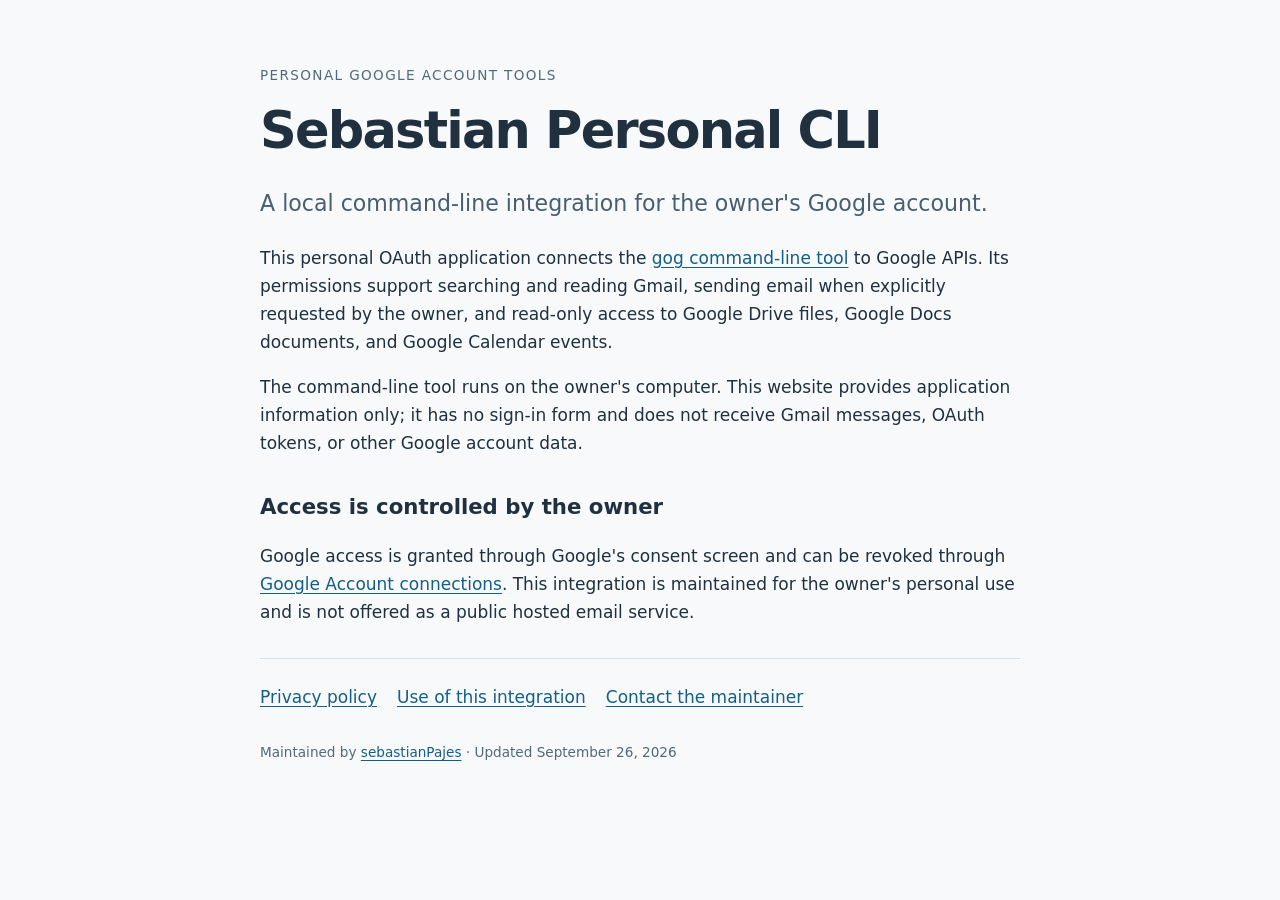
<file: index.html>
<!doctype html>
<html lang="en"><head><meta charset="utf-8"><meta name="viewport" content="width=device-width, initial-scale=1"><title>Sebastian Personal CLI</title><link rel="stylesheet" href="styles.css"></head>
<body><main><p class="eyebrow">Personal Google account tools</p><h1>Sebastian Personal CLI</h1><p class="lead">A local command-line integration for the owner's Google account.</p><p>This personal OAuth application connects the <a href="https://github.com/openclaw/gogcli">gog command-line tool</a> to Google APIs. Its permissions support searching and reading Gmail, sending email when explicitly requested by the owner, and read-only access to Google Drive files, Google Docs documents, and Google Calendar events.</p><p>The command-line tool runs on the owner's computer. This website provides application information only; it has no sign-in form and does not receive Gmail messages, OAuth tokens, or other Google account data.</p><h2>Access is controlled by the owner</h2><p>Google access is granted through Google's consent screen and can be revoked through <a href="https://myaccount.google.com/connections">Google Account connections</a>. This integration is maintained for the owner's personal use and is not offered as a public hosted email service.</p><nav><a href="privacy.html">Privacy policy</a><a href="terms.html">Use of this integration</a><a href="https://github.com/sebastianPajes/sebastian-personal-cli/issues">Contact the maintainer</a></nav><footer>Maintained by <a href="https://github.com/sebastianPajes">sebastianPajes</a> · Updated September 26, 2026</footer></main></body></html>
</file>
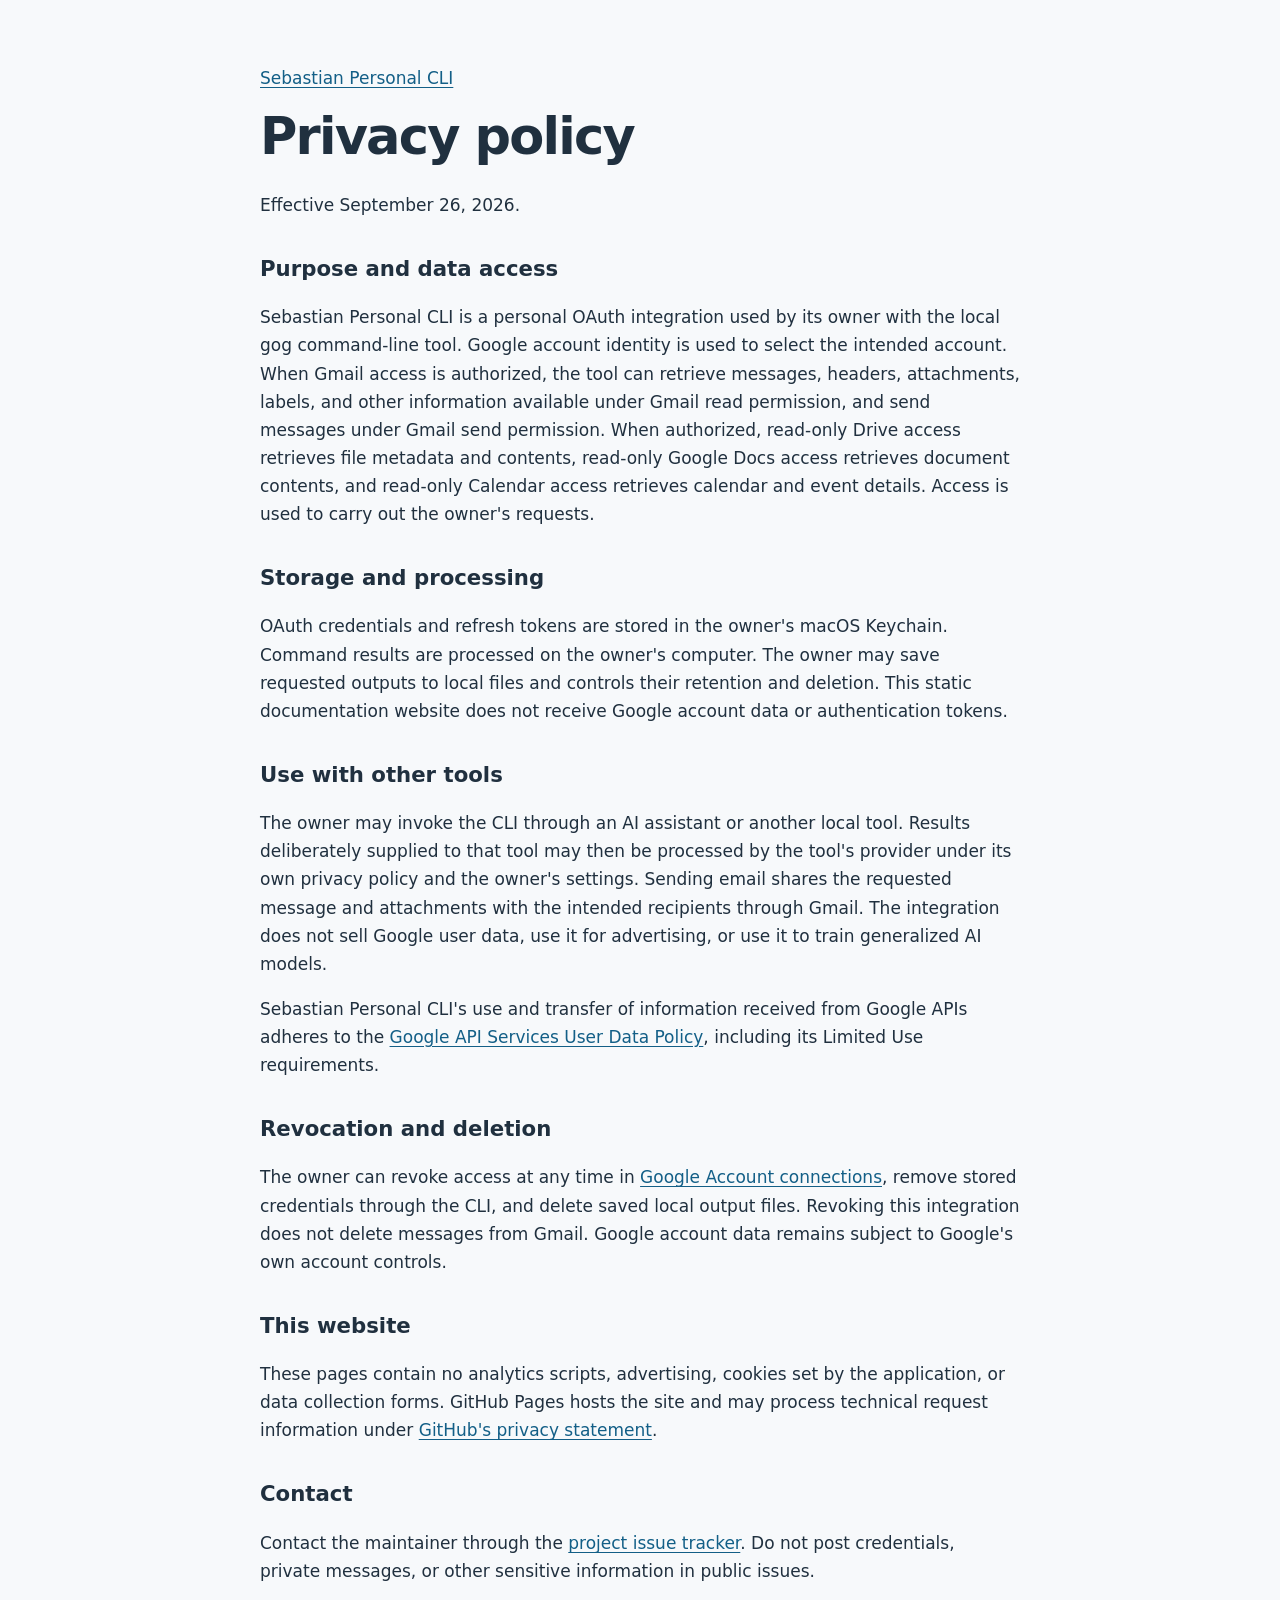
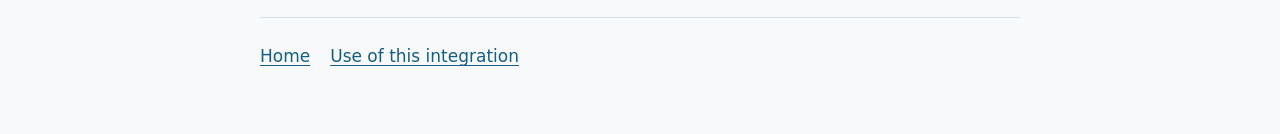
<file: privacy.html>
<!doctype html>
<html lang="en"><head><meta charset="utf-8"><meta name="viewport" content="width=device-width, initial-scale=1"><title>Privacy policy · Sebastian Personal CLI</title><link rel="stylesheet" href="styles.css"></head>
<body><main><a href="./">Sebastian Personal CLI</a><h1>Privacy policy</h1><p>Effective September 26, 2026.</p><h2>Purpose and data access</h2><p>Sebastian Personal CLI is a personal OAuth integration used by its owner with the local gog command-line tool. Google account identity is used to select the intended account. When Gmail access is authorized, the tool can retrieve messages, headers, attachments, labels, and other information available under Gmail read permission, and send messages under Gmail send permission. When authorized, read-only Drive access retrieves file metadata and contents, read-only Google Docs access retrieves document contents, and read-only Calendar access retrieves calendar and event details. Access is used to carry out the owner's requests.</p><h2>Storage and processing</h2><p>OAuth credentials and refresh tokens are stored in the owner's macOS Keychain. Command results are processed on the owner's computer. The owner may save requested outputs to local files and controls their retention and deletion. This static documentation website does not receive Google account data or authentication tokens.</p><h2>Use with other tools</h2><p>The owner may invoke the CLI through an AI assistant or another local tool. Results deliberately supplied to that tool may then be processed by the tool's provider under its own privacy policy and the owner's settings. Sending email shares the requested message and attachments with the intended recipients through Gmail. The integration does not sell Google user data, use it for advertising, or use it to train generalized AI models.</p><p>Sebastian Personal CLI's use and transfer of information received from Google APIs adheres to the <a href="https://developers.google.com/terms/api-services-user-data-policy">Google API Services User Data Policy</a>, including its Limited Use requirements.</p><h2>Revocation and deletion</h2><p>The owner can revoke access at any time in <a href="https://myaccount.google.com/connections">Google Account connections</a>, remove stored credentials through the CLI, and delete saved local output files. Revoking this integration does not delete messages from Gmail. Google account data remains subject to Google's own account controls.</p><h2>This website</h2><p>These pages contain no analytics scripts, advertising, cookies set by the application, or data collection forms. GitHub Pages hosts the site and may process technical request information under <a href="https://docs.github.com/en/site-policy/privacy-policies/github-general-privacy-statement">GitHub's privacy statement</a>.</p><h2>Contact</h2><p>Contact the maintainer through the <a href="https://github.com/sebastianPajes/sebastian-personal-cli/issues">project issue tracker</a>. Do not post credentials, private messages, or other sensitive information in public issues.</p><nav><a href="./">Home</a><a href="terms.html">Use of this integration</a></nav></main></body></html>
</file>
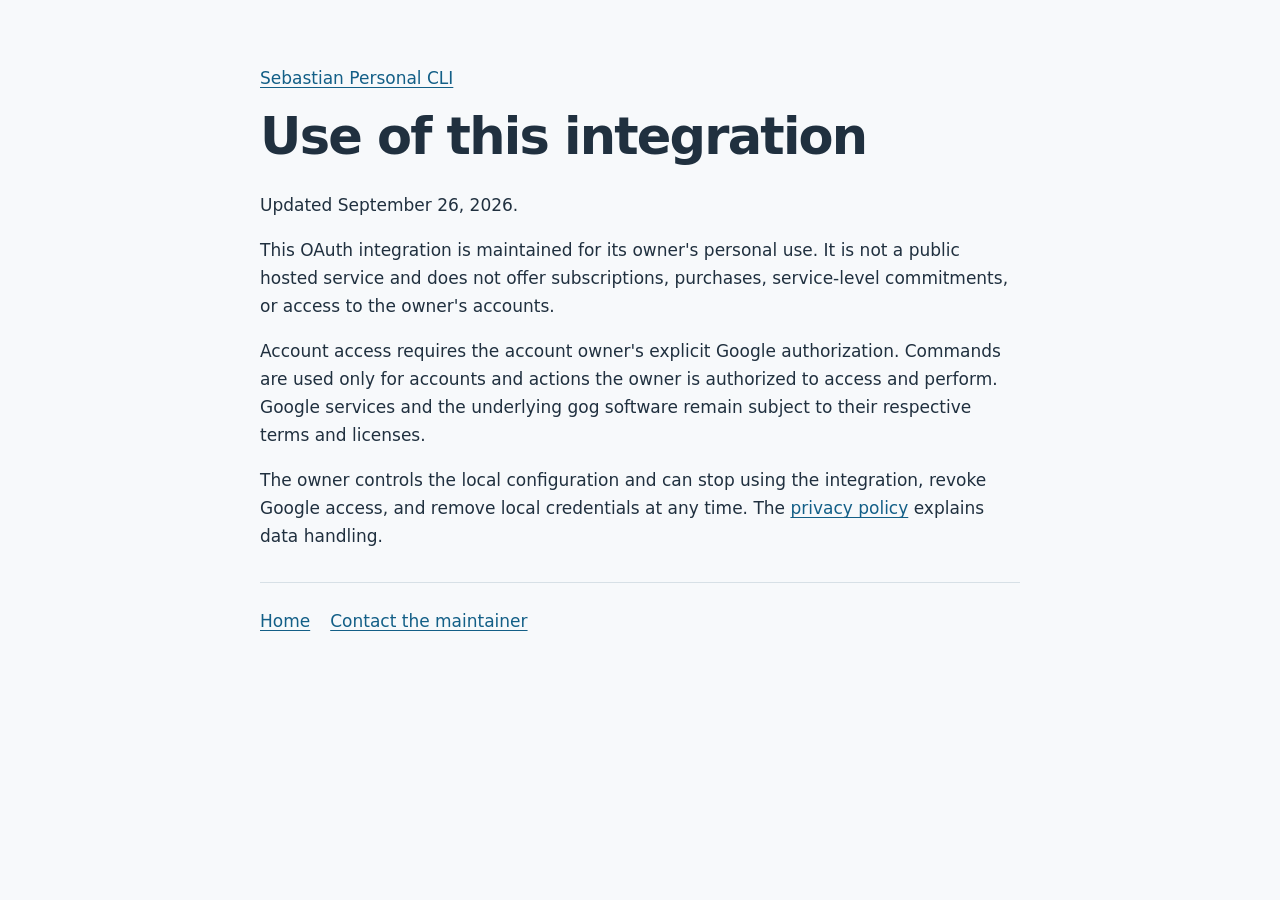
<file: terms.html>
<!doctype html>
<html lang="en"><head><meta charset="utf-8"><meta name="viewport" content="width=device-width, initial-scale=1"><title>Use of this integration · Sebastian Personal CLI</title><link rel="stylesheet" href="styles.css"></head>
<body><main><a href="./">Sebastian Personal CLI</a><h1>Use of this integration</h1><p>Updated September 26, 2026.</p><p>This OAuth integration is maintained for its owner's personal use. It is not a public hosted service and does not offer subscriptions, purchases, service-level commitments, or access to the owner's accounts.</p><p>Account access requires the account owner's explicit Google authorization. Commands are used only for accounts and actions the owner is authorized to access and perform. Google services and the underlying gog software remain subject to their respective terms and licenses.</p><p>The owner controls the local configuration and can stop using the integration, revoke Google access, and remove local credentials at any time. The <a href="privacy.html">privacy policy</a> explains data handling.</p><nav><a href="./">Home</a><a href="https://github.com/sebastianPajes/sebastian-personal-cli/issues">Contact the maintainer</a></nav></main></body></html>
</file>
<file: styles.css>
:root{color-scheme:light;font:17px/1.65 system-ui,sans-serif;color:#20303f;background:#f7f9fb}body{margin:0}main{max-width:760px;margin:64px auto;padding:0 24px}h1{font-size:clamp(2rem,6vw,3rem);line-height:1.15;letter-spacing:-.035em;margin:16px 0 24px}h2{font-size:1.25rem;margin-top:32px}a{color:#135f87;text-underline-offset:3px}.eyebrow{font-size:.8rem;letter-spacing:.1em;text-transform:uppercase;color:#52697a}.lead{font-size:1.3rem;color:#475f70}nav{display:flex;gap:20px;flex-wrap:wrap;border-top:1px solid #d7e0e6;padding-top:24px;margin-top:32px}footer{font-size:.8rem;color:#52697a;margin-top:30px}
</file>
